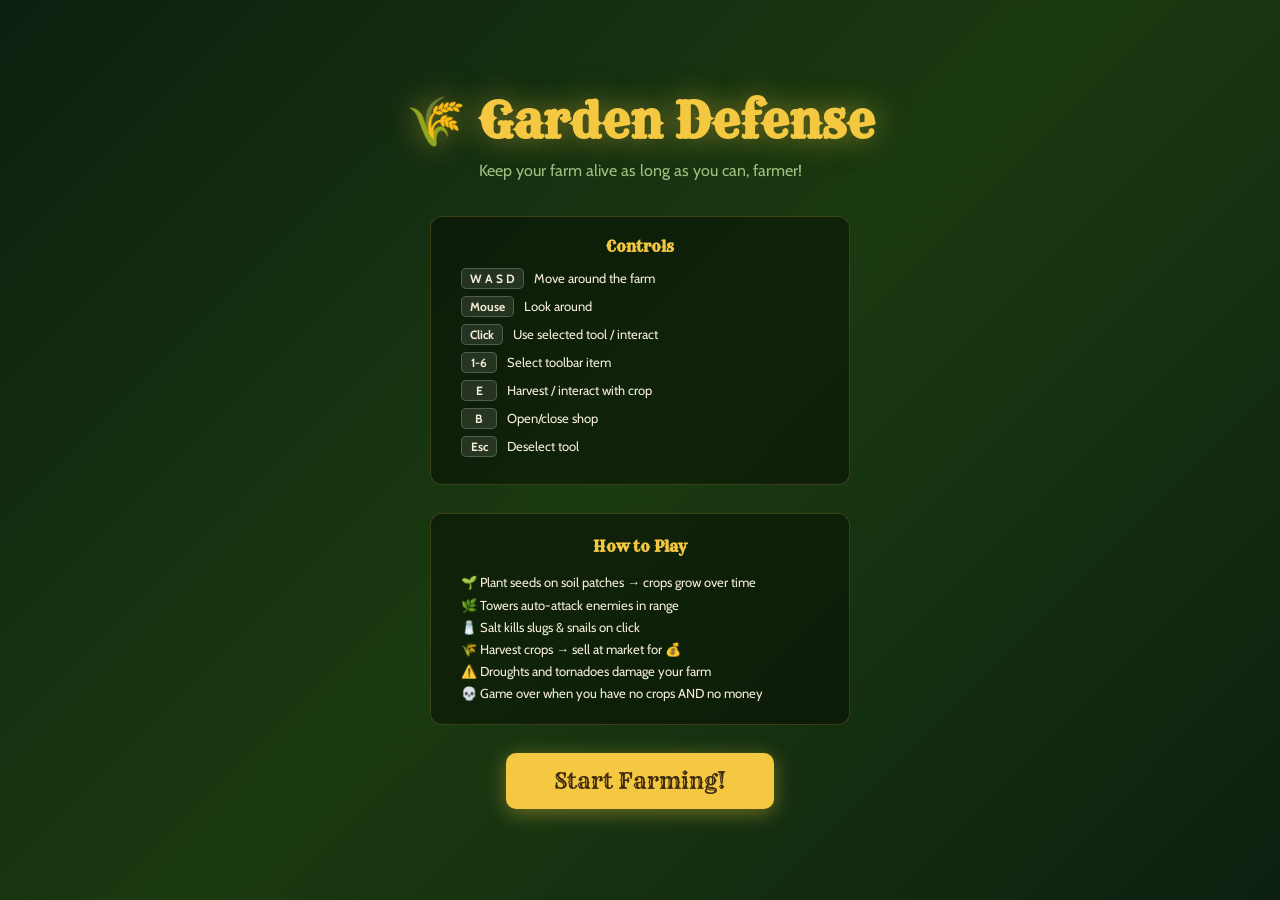
<file: index.html>
<!DOCTYPE html>
<html lang="en">
<head>
  <meta charset="UTF-8" />
  <meta name="viewport" content="width=device-width, initial-scale=1.0" />
  <title>Garden Defense</title>
  <link rel="stylesheet" href="style.css" />
</head>
<body>
<div id="game-container">

  <!-- INTRO -->
  <div id="intro-screen">
    <h1>🌾 Garden Defense</h1>
    <p class="sub">Keep your farm alive as long as you can, farmer!</p>
    <div class="intro-controls">
      <h3>Controls</h3>
      <div class="ctrl-row"><span class="ctrl-key">W A S D</span> Move around the farm</div>
      <div class="ctrl-row"><span class="ctrl-key">Mouse</span> Look around</div>
      <div class="ctrl-row"><span class="ctrl-key">Click</span> Use selected tool / interact</div>
      <div class="ctrl-row"><span class="ctrl-key">1-6</span> Select toolbar item</div>
      <div class="ctrl-row"><span class="ctrl-key">E</span> Harvest / interact with crop</div>
      <div class="ctrl-row"><span class="ctrl-key">B</span> Open/close shop</div>
      <div class="ctrl-row"><span class="ctrl-key">Esc</span> Deselect tool</div>
    </div>
    <div class="intro-controls" style="font-size:13px;line-height:1.7">
      <h3>How to Play</h3>
      🌱 Plant seeds on soil patches → crops grow over time<br/>
      🌿 Towers auto-attack enemies in range<br/>
      🧂 Salt kills slugs &amp; snails on click<br/>
      🌾 Harvest crops → sell at market for 💰<br/>
      ⚠️ Droughts and tornadoes damage your farm<br/>
      💀 Game over when you have no crops AND no money
    </div>
    <button id="start-btn">Start Farming!</button>
  </div>

  <!-- MAIN GAME CANVAS -->
  <canvas id="game-canvas"></canvas>
  <canvas id="rain-canvas"></canvas>

  <!-- CROSSHAIR -->
  <div id="crosshair"></div>

  <!-- WEATHER OVERLAY -->
  <div id="weather-overlay"></div>

  <!-- HUD -->
  <div id="hud">
    <div class="hud-badge">
      <span class="icon">💰</span>
      <span>Money:</span>
      <span class="val" id="hud-money">$50</span>
    </div>
    <div class="hud-badge">
      <span class="icon">🌾</span>
      <span>Crops:</span>
      <span class="val" id="hud-crops">0</span>
    </div>
    <div class="hud-badge">
      <span class="icon">🧂</span>
      <span>Salt:</span>
      <span class="val" id="hud-salt">10</span>
    </div>
    <div class="hud-badge">
      <span class="icon">⏱️</span>
      <span>Day:</span>
      <span class="val" id="hud-day">1</span>
    </div>
    <div id="wave-info">Wave: <span id="hud-wave">1</span></div>
  </div>

  <!-- INTERACT HINT -->
  <div id="interact-hint">Press <b>E</b> to interact</div>

  <!-- TOOLBAR -->
  <div id="toolbar">
    <button class="tool-btn" data-tool="salt" data-key="1">
      <span class="t-icon">🧂</span>
      <span class="t-name">Salt</span>
      <span class="t-cost">[1]</span>
    </button>
    <button class="tool-btn" data-tool="seed-carrot" data-key="2">
      <span class="t-icon">🥕</span>
      <span class="t-name">Carrot</span>
      <span class="t-cost">[2] $5</span>
    </button>
    <button class="tool-btn" data-tool="seed-wheat" data-key="3">
      <span class="t-icon">🌾</span>
      <span class="t-name">Wheat</span>
      <span class="t-cost">[3] $8</span>
    </button>
    <button class="tool-btn" data-tool="seed-pumpkin" data-key="4">
      <span class="t-icon">🎃</span>
      <span class="t-name">Pumpkin</span>
      <span class="t-cost">[4] $15</span>
    </button>
    <button class="tool-btn" data-tool="tower-cactus" data-key="5">
      <span class="t-icon">🌵</span>
      <span class="t-name">Cactus</span>
      <span class="t-cost">[5] $30</span>
    </button>
    <button class="tool-btn" data-tool="tower-sunflower" data-key="6">
      <span class="t-icon">🌻</span>
      <span class="t-name">Sunflower</span>
      <span class="t-cost">[6] $50</span>
    </button>
    <button class="tool-btn" id="shop-toggle-btn">
      <span class="t-icon">🏪</span>
      <span class="t-name">Shop</span>
      <span class="t-cost">[B]</span>
    </button>
  </div>

  <!-- SHOP PANEL -->
  <div id="shop-panel">
    <h3>🛒 Market</h3>
    <div class="shop-item" data-buy="salt">
      <div><div class="si-name">🧂 Salt x5</div><div class="si-desc">Kill slugs & snails</div></div>
      <div class="si-price">$10</div>
    </div>
    <div class="shop-item" data-buy="seed-carrot-bulk">
      <div><div class="si-name">🥕 Carrot Seeds x3</div><div class="si-desc">Fast grow, sells $12</div></div>
      <div class="si-price">$12</div>
    </div>
    <div class="shop-item" data-buy="seed-wheat-bulk">
      <div><div class="si-name">🌾 Wheat Seeds x3</div><div class="si-desc">Medium grow, sells $20</div></div>
      <div class="si-price">$20</div>
    </div>
    <div class="shop-item" data-buy="seed-pumpkin-bulk">
      <div><div class="si-name">🎃 Pumpkin Seeds x2</div><div class="si-desc">Slow, high value $40</div></div>
      <div class="si-price">$25</div>
    </div>
    <div class="shop-item" data-buy="tower-cactus">
      <div><div class="si-name">🌵 Cactus Tower</div><div class="si-desc">Spines, good vs slugs</div></div>
      <div class="si-price">$30</div>
    </div>
    <div class="shop-item" data-buy="tower-sunflower">
      <div><div class="si-name">🌻 Sunflower Tower</div><div class="si-desc">Repels birds & thieves</div></div>
      <div class="si-price">$50</div>
    </div>
    <div class="shop-item" data-buy="tower-rosebush">
      <div><div class="si-name">🌹 Rose Bush Tower</div><div class="si-desc">Thorns, high damage</div></div>
      <div class="si-price">$70</div>
    </div>
    <div class="shop-item" data-buy="upgrade-tower">
      <div><div class="si-name">⬆️ Upgrade Tower</div><div class="si-desc">Upgrade nearest tower</div></div>
      <div class="si-price">$60</div>
    </div>
  </div>

  <!-- NOTIFICATIONS -->
  <div id="notifications"></div>

  <!-- GAME OVER -->
  <div id="game-over">
    <h1>Farm Abandoned</h1>
    <p class="go-sub">The farm has been overrun... you survived:</p>
    <p class="go-score" id="go-score">Day 1</p>
    <button id="restart-btn">Try Again</button> 
  </div>

</div>
<script src="game.js"></script>
</body>
</html>
</file>
<file: style.css>
/* Garden Tower Defense - Style */
@import url('https://fonts.googleapis.com/css2?family=Rye&family=Cabin:wght@400;600;700&display=swap');

:root {
  --earth: #5c3d1e;
  --soil: #7a5230;
  --grass: #4a7c3f;
  --leaf: #6aaa5a;
  --sky: #87ceeb;
  --gold: #f5c842;
  --red: #d63a2f;
  --cream: #f5edd6;
  --bark: #3e2a10;
  --fog: rgba(255,255,255,0.08);
}

* { margin: 0; padding: 0; box-sizing: border-box; }

body {
  background: #1a0e05;
  font-family: 'Cabin', sans-serif;
  overflow: hidden;
  color: var(--cream);
}

#game-container {
  position: relative;
  width: 100vw;
  height: 100vh;
}

/* CANVAS */
#game-canvas {
  display: block;
  width: 100%;
  height: 100%;
}

/* CROSSHAIR */
#crosshair {
  position: absolute;
  top: 50%;
  left: 50%;
  transform: translate(-50%, -50%);
  pointer-events: none;
  z-index: 10;
}
#crosshair::before, #crosshair::after {
  content: '';
  position: absolute;
  background: rgba(255,255,255,0.8);
}
#crosshair::before {
  width: 2px; height: 18px;
  top: -9px; left: -1px;
}
#crosshair::after {
  width: 18px; height: 2px;
  top: -1px; left: -9px;
}

/* HUD */
#hud {
  position: absolute;
  top: 0; left: 0; right: 0;
  padding: 12px 18px;
  display: flex;
  align-items: center;
  gap: 18px;
  background: linear-gradient(to bottom, rgba(0,0,0,0.6), transparent);
  pointer-events: none;
  z-index: 20;
  flex-wrap: wrap;
}

.hud-badge {
  background: rgba(30,15,5,0.75);
  border: 1px solid rgba(245,200,66,0.35);
  border-radius: 8px;
  padding: 6px 12px;
  display: flex;
  align-items: center;
  gap: 7px;
  font-size: 14px;
  font-weight: 600;
  backdrop-filter: blur(4px);
}
.hud-badge .icon { font-size: 17px; }
.hud-badge .val { color: var(--gold); }

#wave-info {
  margin-left: auto;
  font-family: 'Rye', serif;
  font-size: 16px;
  color: var(--gold);
  text-shadow: 0 0 10px rgba(245,200,66,0.5);
}

/* TOOLBAR */
#toolbar {
  position: absolute;
  bottom: 0; left: 0; right: 0;
  padding: 10px 16px 14px;
  background: linear-gradient(to top, rgba(0,0,0,0.75), transparent);
  display: flex;
  gap: 10px;
  align-items: flex-end;
  justify-content: center;
  z-index: 20;
  flex-wrap: wrap;
}

.tool-btn {
  background: rgba(30,15,5,0.85);
  border: 2px solid rgba(245,200,66,0.3);
  border-radius: 10px;
  padding: 8px 14px;
  cursor: pointer;
  color: var(--cream);
  font-family: 'Cabin', sans-serif;
  font-size: 13px;
  font-weight: 600;
  display: flex;
  flex-direction: column;
  align-items: center;
  gap: 3px;
  transition: all 0.15s;
  min-width: 72px;
  backdrop-filter: blur(4px);
}
.tool-btn:hover {
  border-color: var(--gold);
  background: rgba(80,40,10,0.9);
  transform: translateY(-2px);
}
.tool-btn.active {
  border-color: var(--gold);
  background: rgba(120,80,20,0.9);
  box-shadow: 0 0 12px rgba(245,200,66,0.4);
}
.tool-btn .t-icon { font-size: 22px; line-height: 1; }
.tool-btn .t-name { font-size: 11px; color: #d4c4a0; }
.tool-btn .t-cost { font-size: 11px; color: var(--gold); }

/* SHOP PANEL */
#shop-panel {
  position: absolute;
  right: 14px;
  top: 60px;
  width: 210px;
  background: rgba(20,10,3,0.92);
  border: 1px solid rgba(245,200,66,0.3);
  border-radius: 12px;
  padding: 14px;
  z-index: 25;
  backdrop-filter: blur(8px);
  display: none;
}
#shop-panel h3 {
  font-family: 'Rye', serif;
  color: var(--gold);
  font-size: 15px;
  margin-bottom: 10px;
  text-align: center;
  letter-spacing: 1px;
}
.shop-item {
  display: flex;
  justify-content: space-between;
  align-items: center;
  padding: 8px 10px;
  border-radius: 7px;
  cursor: pointer;
  margin-bottom: 6px;
  border: 1px solid rgba(255,255,255,0.06);
  transition: all 0.15s;
}
.shop-item:hover { background: rgba(100,60,10,0.5); border-color: var(--gold); }
.shop-item .si-name { font-size: 13px; font-weight: 600; }
.shop-item .si-desc { font-size: 10px; color: #a09070; }
.shop-item .si-price { font-size: 13px; color: var(--gold); font-weight: 700; }

/* NOTIFICATIONS */
#notifications {
  position: absolute;
  top: 60px;
  left: 50%;
  transform: translateX(-50%);
  z-index: 30;
  display: flex;
  flex-direction: column;
  align-items: center;
  gap: 8px;
  pointer-events: none;
}

.notif {
  background: rgba(20,10,3,0.9);
  border: 1px solid var(--gold);
  border-radius: 8px;
  padding: 8px 18px;
  font-size: 14px;
  font-weight: 600;
  animation: notifIn 0.3s ease, notifOut 0.4s ease 2.6s forwards;
  white-space: nowrap;
}
.notif.danger { border-color: var(--red); color: #ff8080; }
.notif.success { border-color: #6aaa5a; color: #a0ff80; }
.notif.weather { border-color: #87ceeb; color: #cceeff; font-size: 16px; }

@keyframes notifIn {
  from { opacity: 0; transform: translateY(-10px); }
  to { opacity: 1; transform: translateY(0); }
}
@keyframes notifOut {
  to { opacity: 0; transform: translateY(-10px); }
}

/* WEATHER OVERLAY */
#weather-overlay {
  position: absolute;
  inset: 0;
  pointer-events: none;
  z-index: 5;
  opacity: 0;
  transition: opacity 0.5s;
}
#weather-overlay.drought {
  background: radial-gradient(ellipse at center, rgba(255,150,0,0.18) 0%, rgba(180,80,0,0.28) 100%);
  opacity: 1;
}
#weather-overlay.tornado {
  background: radial-gradient(ellipse at center, rgba(100,100,120,0.3) 0%, rgba(40,40,60,0.5) 100%);
  opacity: 1;
  animation: tornadoFlicker 0.15s infinite;
}
@keyframes tornadoFlicker {
  0%,100% { opacity: 1; }
  50% { opacity: 0.85; }
}

/* GAME OVER */
#game-over {
  position: absolute;
  inset: 0;
  background: rgba(0,0,0,0.88);
  display: none;
  flex-direction: column;
  align-items: center;
  justify-content: center;
  z-index: 100;
}
#game-over h1 {
  font-family: 'Rye', serif;
  font-size: 56px;
  color: var(--red);
  text-shadow: 0 0 30px rgba(214,58,47,0.7);
  margin-bottom: 16px;
}
#game-over .go-sub {
  font-size: 18px;
  color: var(--cream);
  margin-bottom: 8px;
}
#game-over .go-score {
  font-size: 28px;
  color: var(--gold);
  font-weight: 700;
  margin-bottom: 32px;
}
#restart-btn {
  background: var(--gold);
  color: var(--bark);
  border: none;
  border-radius: 10px;
  padding: 14px 40px;
  font-family: 'Rye', serif;
  font-size: 20px;
  cursor: pointer;
  transition: all 0.2s;
}
#restart-btn:hover { transform: scale(1.05); box-shadow: 0 0 20px rgba(245,200,66,0.6); }

/* INTRO SCREEN */
#intro-screen {
  position: absolute;
  inset: 0;
  background: linear-gradient(135deg, #0d2010 0%, #1a3a10 50%, #0d2010 100%);
  display: flex;
  flex-direction: column;
  align-items: center;
  justify-content: center;
  z-index: 200;
}
#intro-screen h1 {
  font-family: 'Rye', serif;
  font-size: 48px;
  color: var(--gold);
  text-shadow: 0 0 30px rgba(245,200,66,0.5);
  margin-bottom: 10px;
}
#intro-screen .sub { font-size: 16px; color: #a0c080; margin-bottom: 36px; }
.intro-controls {
  background: rgba(0,0,0,0.4);
  border: 1px solid rgba(245,200,66,0.2);
  border-radius: 12px;
  padding: 20px 30px;
  margin-bottom: 28px;
  max-width: 420px;
  width: 90%;
}
.intro-controls h3 {
  font-family: 'Rye', serif;
  color: var(--gold);
  font-size: 15px;
  margin-bottom: 12px;
  text-align: center;
}
.ctrl-row {
  display: flex;
  gap: 10px;
  margin-bottom: 7px;
  font-size: 13px;
  align-items: center;
}
.ctrl-key {
  background: rgba(255,255,255,0.1);
  border: 1px solid rgba(255,255,255,0.2);
  border-radius: 5px;
  padding: 2px 8px;
  font-weight: 700;
  min-width: 36px;
  text-align: center;
  font-size: 12px;
}
#start-btn {
  background: var(--gold);
  color: var(--bark);
  border: none;
  border-radius: 10px;
  padding: 14px 48px;
  font-family: 'Rye', serif;
  font-size: 22px;
  cursor: pointer;
  transition: all 0.2s;
  box-shadow: 0 4px 20px rgba(245,200,66,0.4);
}
#start-btn:hover { transform: scale(1.05) translateY(-2px); box-shadow: 0 8px 30px rgba(245,200,66,0.6); }

/* INTERACT HINT */
#interact-hint {
  position: absolute;
  bottom: 90px;
  left: 50%;
  transform: translateX(-50%);
  background: rgba(20,10,3,0.8);
  border: 1px solid rgba(245,200,66,0.4);
  border-radius: 8px;
  padding: 6px 16px;
  font-size: 13px;
  z-index: 20;
  opacity: 0;
  transition: opacity 0.3s;
  pointer-events: none;
}
#interact-hint.visible { opacity: 1; }

/* Rain canvas */
#rain-canvas {
  position: absolute;
  inset: 0;
  pointer-events: none;
  z-index: 6;
  opacity: 0;
  transition: opacity 0.5s;
}
#rain-canvas.active { opacity: 1; }
</file>
